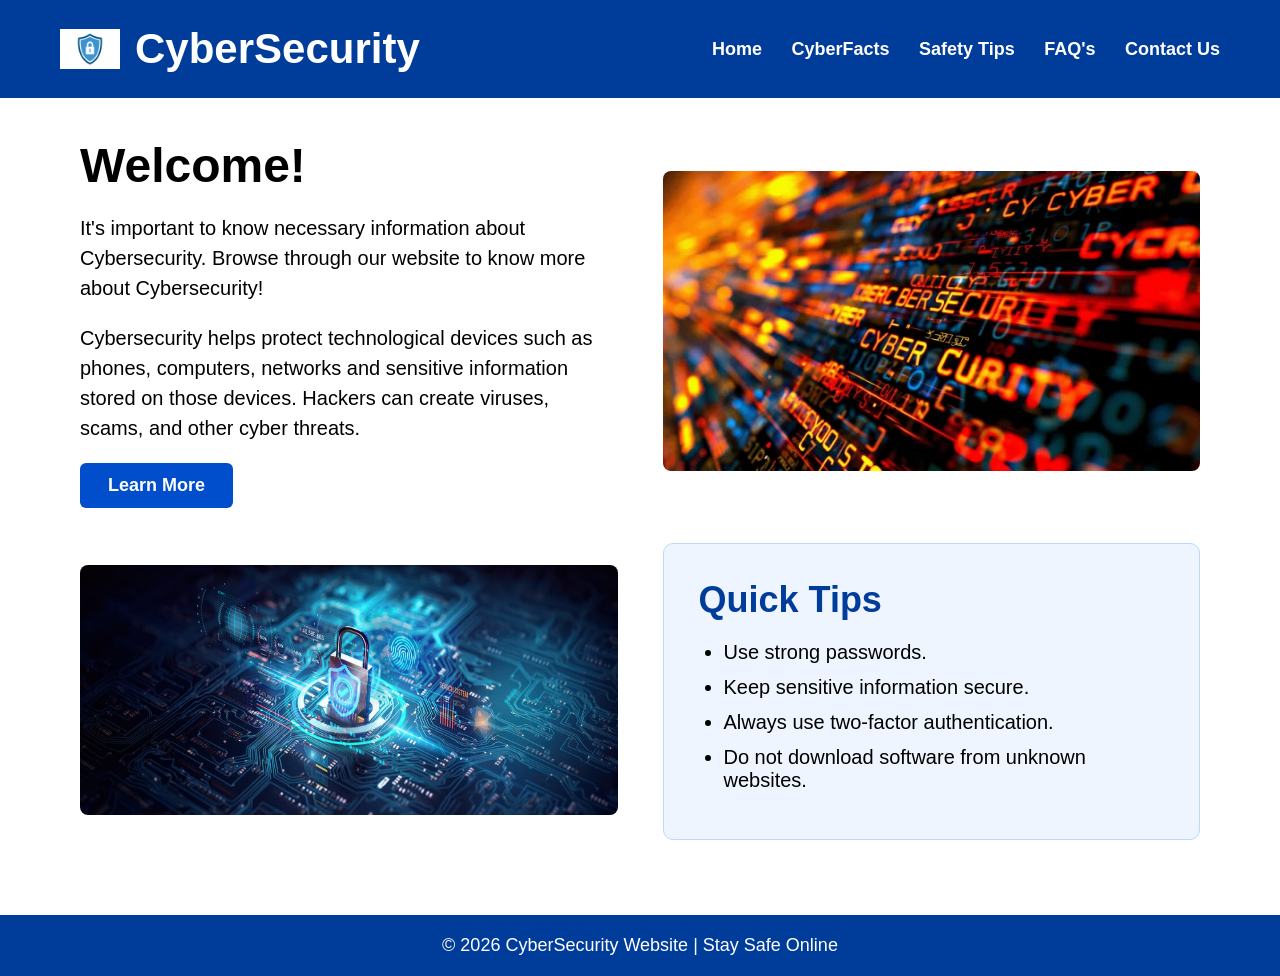
<file: index.html>
<!DOCTYPE html>
<html lang="en">

<head>
    <meta charset="UTF-8">
    <meta name="viewport" content="width=device-width, initial-scale=1.0">
    <meta name="description" content="Cybersecurity website with safety tips, cyber facts, FAQs, and online protection information.">
    <title>CyberSecurity</title>

    <link rel="stylesheet" href="css/style.css">
</head>

<body>

    <header>

        <div class="logo-section">
            <img src="images/logo.jpg" alt="CyberSecurity Logo" width="40" height="40">

            <h1>CyberSecurity</h1>
        </div>

        <nav>
            <a href="index.html">Home</a>
            <a href="cyberfacts.html">CyberFacts</a>
            <a href="safetytips.html">Safety Tips</a>
            <a href="faq.html">FAQ's</a>
            <a href="contact.html">Contact Us</a>
        </nav>

    </header>

    <main>

        <section class="top-section">

            <div class="welcome-text">

                <h2>Welcome!</h2>

                <p>
                    It's important to know necessary information about Cybersecurity.
                    Browse through our website to know more about Cybersecurity!
                </p>

                <p>
                    Cybersecurity helps protect technological devices such as phones,
                    computers, networks and sensitive information stored on those devices.
                    Hackers can create viruses, scams, and other cyber threats.
                </p>

                <a href="https://www.youtube.com/watch?v=inWWhr5tnEA"
                   target="_blank"
                   rel="noopener"
                   class="btn">
                    Learn More
                </a>

            </div>

            <div class="image-box">
                <img src="images/home-cyber-image.jpg"
                     alt="Cybersecurity protection image"
                     width="500"
                     height="300"
                     fetchpriority="high">
            </div>

        </section>

        <section class="bottom-section">

            <div class="image-box">
                <img src="images/home-cyber-image2.jpg"
                     alt="Cybersecurity tips image"
                     width="500"
                     height="250"
                     loading="lazy">
            </div>

            <div class="tips-box">

                <h2>Quick Tips</h2>

                <ul>
                    <li>Use strong passwords.</li>
                    <li>Keep sensitive information secure.</li>
                    <li>Always use two-factor authentication.</li>
                    <li>Do not download software from unknown websites.</li>
                </ul>

            </div>

        </section>

    </main>

    <footer>
        <p>&copy; 2026 CyberSecurity Website | Stay Safe Online</p>
    </footer>

</body>

</html>
</file>
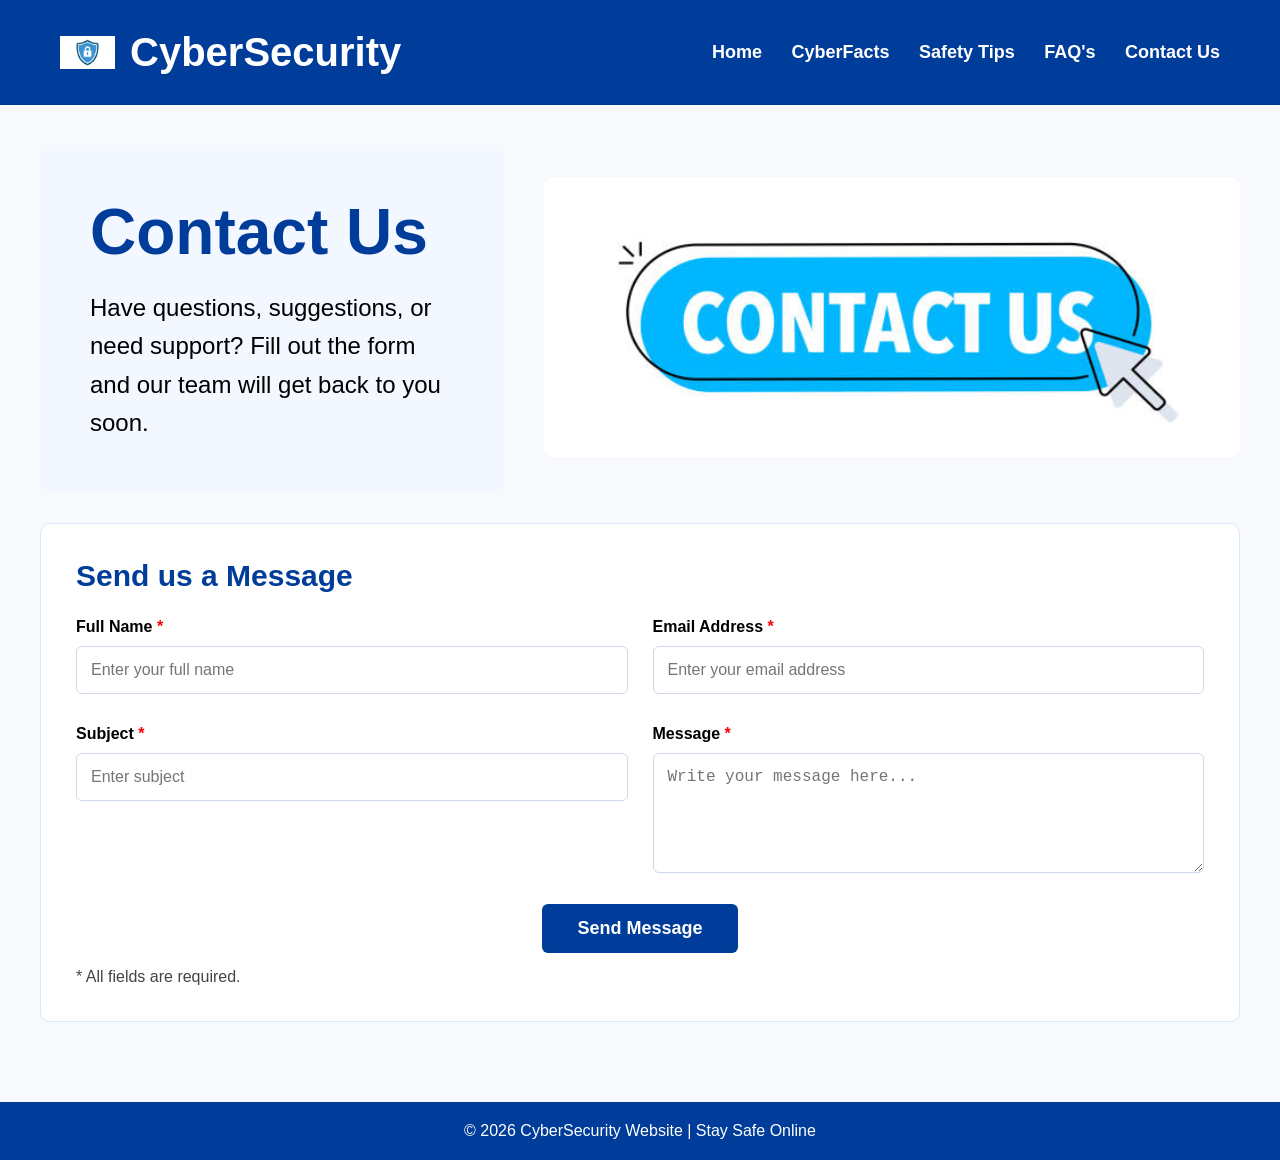
<file: contact.html>
<!DOCTYPE html>
<html lang="en">

<head>
    <meta charset="UTF-8">
    <meta name="viewport" content="width=device-width, initial-scale=1.0">
    <title>Contact Us</title>

    <link rel="stylesheet" href="css/contact.css">
</head>

<body>

<header>
    <div class="logo-section">
        <img src="images/logo.jpg" alt="CyberSecurity Logo">
        <h1>CyberSecurity</h1>
    </div>

    <nav>
        <a href="index.html">Home</a>
        <a href="CyberFacts.html">CyberFacts</a>
        <a href="safetytips.html">Safety Tips</a>
        <a href="faq.html">FAQ's</a>
        <a href="contact.html">Contact Us</a>
    </nav>
</header>

<main>

    <section class="contact-header">
        <div class="contact-text">
            <h2>Contact Us</h2>
            <p>
                Have questions, suggestions, or need support?
                Fill out the form and our team will get back to you soon.
            </p>
        </div>

        <div class="contact-image">
            <img src="images/contactus.jpg" alt="Cybersecurity contact image">
        </div>
    </section>

    <section class="form-section">
        <h2>Send us a Message</h2>

        <form id="contactForm" action="dataForm.php" method="POST">

            <div class="form-grid">

                <div class="form-group">
                    <label for="fname">Full Name <span>*</span></label>
                    <input type="text" id="fname" name="input1" placeholder="Enter your full name">
                    <small id="nameError"></small>
                </div>

                <div class="form-group">
                    <label for="email">Email Address <span>*</span></label>
                    <input type="email" id="email" name="input2" placeholder="Enter your email address">
                    <small id="emailError"></small>
                </div>

                <div class="form-group">
                    <label for="subject">Subject <span>*</span></label>
                    <input type="text" id="subject" name="input3" placeholder="Enter subject">
                    <small id="subjectError"></small>
                </div>

                <div class="form-group">
                    <label for="message">Message <span>*</span></label>
                    <textarea id="message" name="input4" placeholder="Write your message here..."></textarea>
                    <small id="messageError"></small>
                </div>

            </div>

            <button type="submit">Send Message</button>

            <p class="required-text">* All fields are required.</p>

        </form>
    </section>

</main>

<footer>
    <p>&copy; 2026 CyberSecurity Website | Stay Safe Online</p>
</footer>

<script src="js/contact.js"></script>

</body>

</html>
</file>
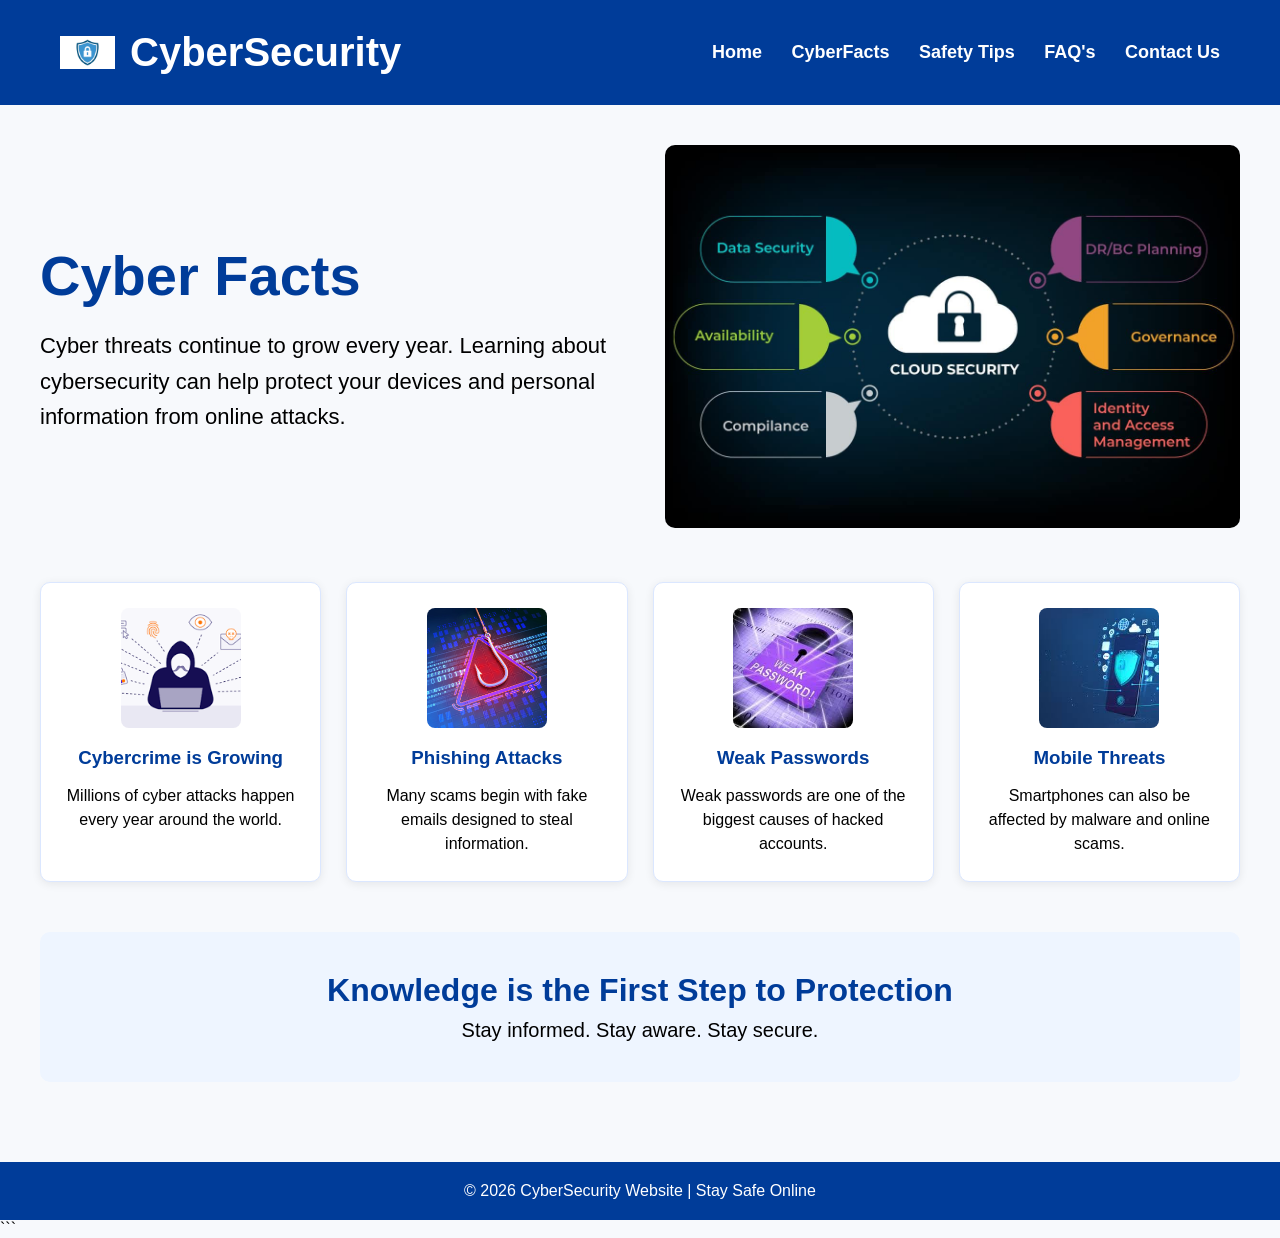
<file: cyberfacts.html>
<!DOCTYPE html>

<html lang="en">

<head>
    <meta charset="UTF-8">
    <meta name="viewport" content="width=device-width, initial-scale=1.0">
    <title>Cyber Facts</title>


<link rel="stylesheet" href="css/cyberfacts.css">


</head>

<body>


<header>

    <div class="logo-section">
        <img src="images/logo.jpg" alt="CyberSecurity Logo">
        <h1>CyberSecurity</h1>
    </div>

    <nav>
        <a href="index.html">Home</a>
        <a href="cyberfacts.html">CyberFacts</a>
        <a href="safetytips.html">Safety Tips</a>
        <a href="faq.html">FAQ's</a>
        <a href="contact.html">Contact Us</a>
    </nav>

</header>

<main>

    <section class="facts-header">

        <div class="facts-text">

            <h2>Cyber Facts</h2>

            <p>
                Cyber threats continue to grow every year. Learning about
                cybersecurity can help protect your devices and personal
                information from online attacks.
            </p>

        </div>

        <div class="facts-image">
            <img src="images/cloudsecurity.jpg" alt="Cloud Security">
        </div>

    </section>

    <section class="facts-grid">

        <div class="fact-card">
            <img src="images/cybercrime.jpg" alt="Cybercrime">
            <h3>Cybercrime is Growing</h3>
            <p>
                Millions of cyber attacks happen every year around the world.
            </p>
        </div>

        <div class="fact-card">
            <img src="images/phishing.jpg" alt="Phishing">
            <h3>Phishing Attacks</h3>
            <p>
                Many scams begin with fake emails designed to steal information.
            </p>
        </div>

        <div class="fact-card">
            <img src="images/weakpasswords.jpg" alt="Weak Passwords">
            <h3>Weak Passwords</h3>
            <p>
                Weak passwords are one of the biggest causes of hacked accounts.
            </p>
        </div>

        <div class="fact-card">
            <img src="images/mobilethreats.jpg" alt="Mobile Threats">
            <h3>Mobile Threats</h3>
            <p>
                Smartphones can also be affected by malware and online scams.
            </p>
        </div>

    </section>

    <section class="fact-banner">

        <h3>Knowledge is the First Step to Protection</h3>

        <p>
            Stay informed. Stay aware. Stay secure.
        </p>

    </section>

</main>

<footer>
    <p>&copy; 2026 CyberSecurity Website | Stay Safe Online</p>
</footer>
```

</body>

</html>
</file>
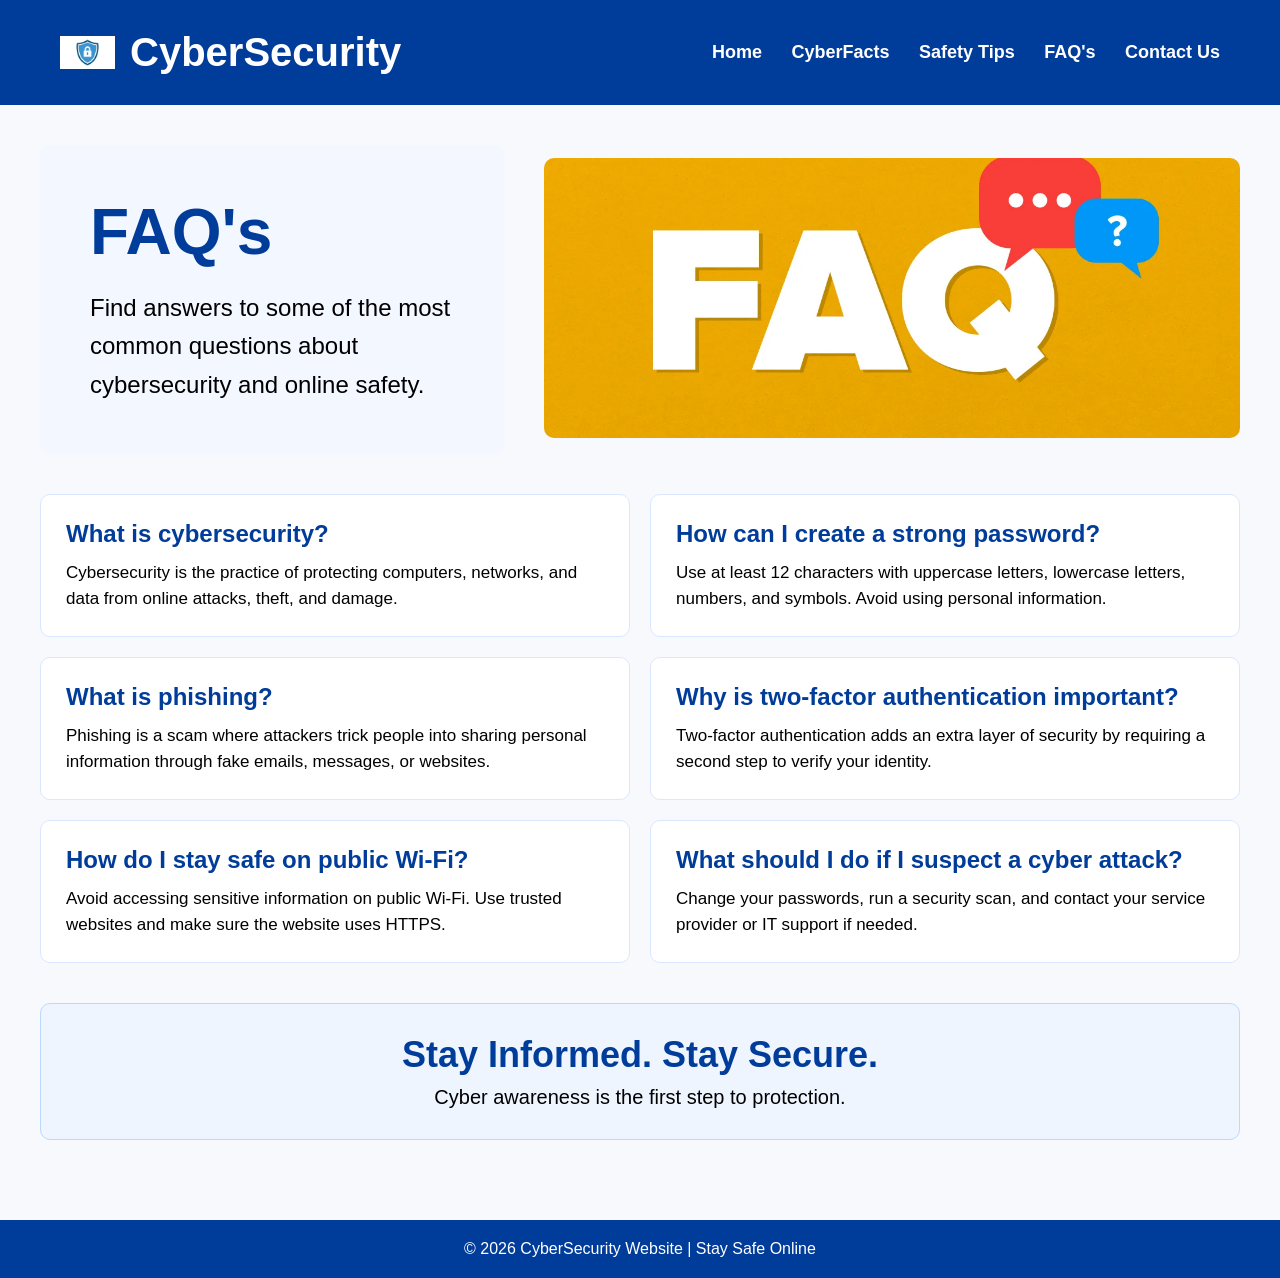
<file: faq.html>
<!DOCTYPE html>
<html lang="en">

<head>
    <meta charset="UTF-8">
    <meta name="viewport" content="width=device-width, initial-scale=1.0">
    <title>FAQ's</title>
    <link rel="stylesheet" href="css/faq.css">
</head>

<body>

<header>
    <div class="logo-section">
        <img src="images/logo.jpg" alt="CyberSecurity Logo">
        <h1>CyberSecurity</h1>
    </div>

    <nav>
        <a href="index.html">Home</a>
        <a href="CyberFacts.html">CyberFacts</a>
        <a href="safetytips.html">Safety Tips</a>
        <a href="faq.html">FAQ's</a>
        <a href="contact.html">Contact Us</a>
    </nav>
</header>

<main>

    <section class="faq-header">
        <div class="faq-text">
            <h2>FAQ's</h2>
            <p>
                Find answers to some of the most common questions about
                cybersecurity and online safety.
            </p>
        </div>

        <div class="faq-image">
            <img src="images/faq.jpg" alt="Cybersecurity FAQ">
        </div>
    </section>

    <section class="faq-grid">

        <div class="faq-card">
            <h3>What is cybersecurity?</h3>
            <p>
                Cybersecurity is the practice of protecting computers, networks,
                and data from online attacks, theft, and damage.
            </p>
        </div>

        <div class="faq-card">
            <h3>How can I create a strong password?</h3>
            <p>
                Use at least 12 characters with uppercase letters, lowercase letters,
                numbers, and symbols. Avoid using personal information.
            </p>
        </div>

        <div class="faq-card">
            <h3>What is phishing?</h3>
            <p>
                Phishing is a scam where attackers trick people into sharing personal
                information through fake emails, messages, or websites.
            </p>
        </div>

        <div class="faq-card">
            <h3>Why is two-factor authentication important?</h3>
            <p>
                Two-factor authentication adds an extra layer of security by requiring
                a second step to verify your identity.
            </p>
        </div>

        <div class="faq-card">
            <h3>How do I stay safe on public Wi-Fi?</h3>
            <p>
                Avoid accessing sensitive information on public Wi-Fi. Use trusted
                websites and make sure the website uses HTTPS.
            </p>
        </div>

        <div class="faq-card">
            <h3>What should I do if I suspect a cyber attack?</h3>
            <p>
                Change your passwords, run a security scan, and contact your service
                provider or IT support if needed.
            </p>
        </div>

    </section>

    <section class="faq-banner">
        <h3>Stay Informed. Stay Secure.</h3>
        <p>Cyber awareness is the first step to protection.</p>
    </section>

</main>

<footer>
    <p>&copy; 2026 CyberSecurity Website | Stay Safe Online</p>
</footer>

</body>

</html>
</file>
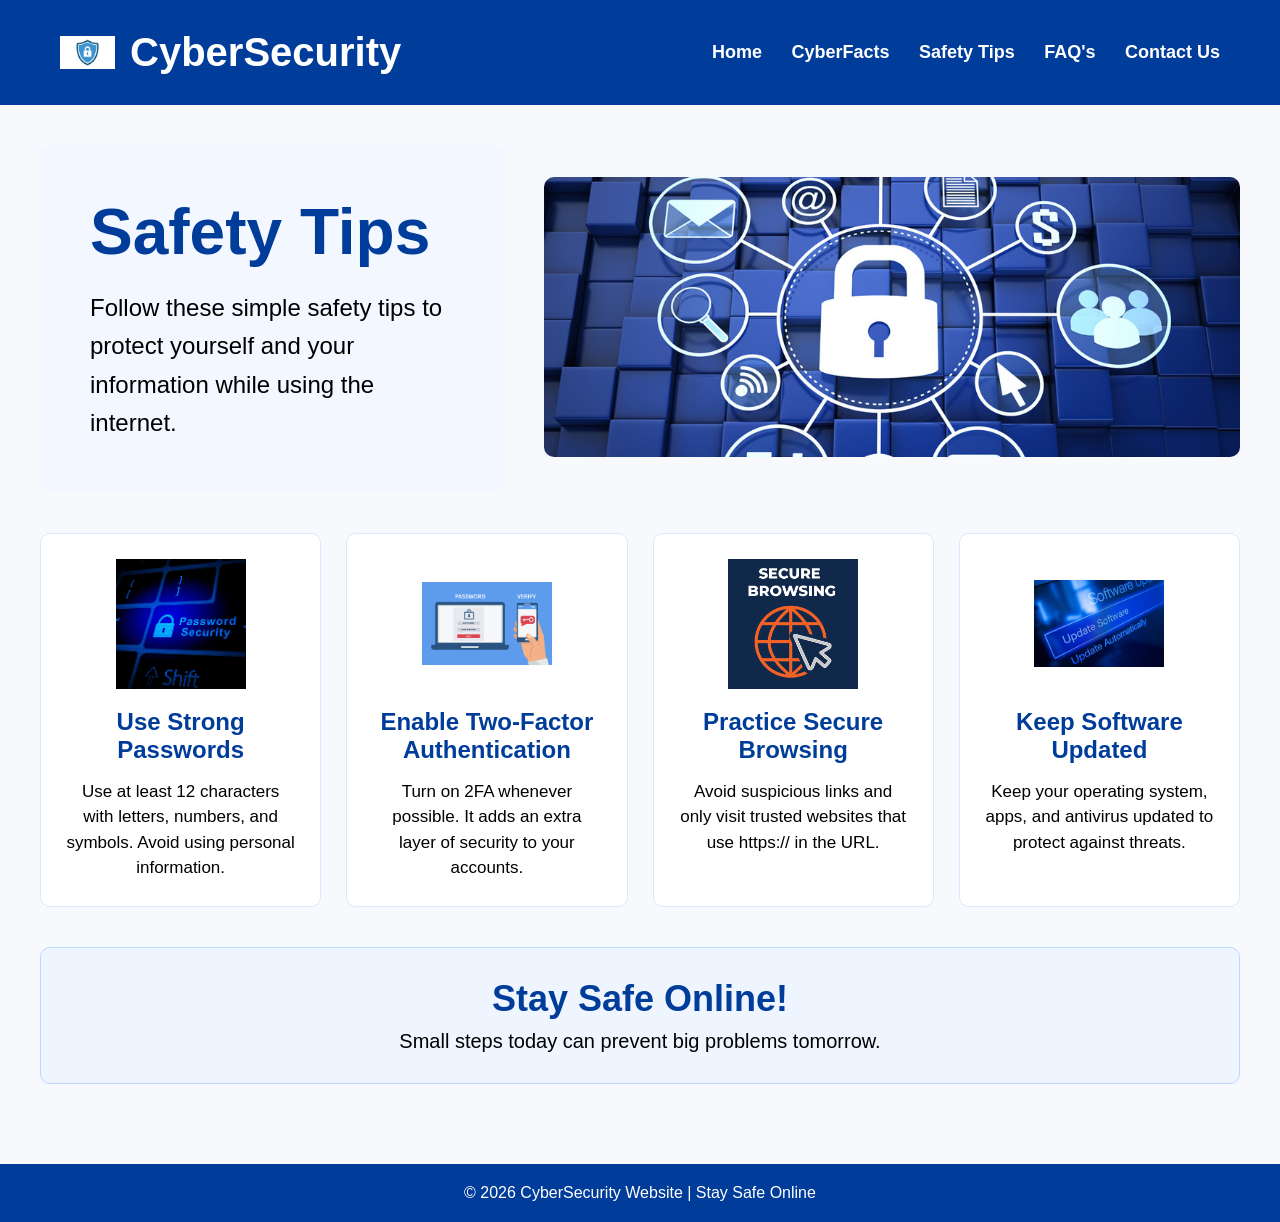
<file: safetytips.html>
<!DOCTYPE html>
<html lang="en">
<head>
    <meta charset="UTF-8">
    <meta name="viewport" content="width=device-width, initial-scale=1.0">
    <title>Safety Tips</title>
    <link rel="stylesheet" href="css/safetytips.css">
</head>

<body>

<header>
    <div class="logo-section">
        <img src="images/logo.jpg" alt="CyberSecurity Logo">
        <h1>CyberSecurity</h1>
    </div>

    <nav>
        <a href="index.html">Home</a>
        <a href="CyberFacts.html">CyberFacts</a>
        <a href="safetytips.html">Safety Tips</a>
        <a href="faq.html">FAQ's</a>
        <a href="contact.html">Contact Us</a>
    </nav>
</header>

<main>

    <section class="tips-header">
        <div class="tips-text">
            <h2>Safety Tips</h2>
            <p>
                Follow these simple safety tips to protect yourself and your
                information while using the internet.
            </p>
        </div>

        <div class="tips-main-image">
            <img src="images/safetytips.jpg" alt="Cybersecurity safety tips">
        </div>
    </section>

    <section class="tips-grid">

        <div class="tip-card">
            <img src="images/strongpassword.jpg" alt="Strong Passwords">
            <h3>Use Strong Passwords</h3>
            <p>
                Use at least 12 characters with letters, numbers, and symbols.
                Avoid using personal information.
            </p>
        </div>

        <div class="tip-card">
            <img src="images/twofactor.jpg" alt="Two Factor Authentication">
            <h3>Enable Two-Factor Authentication</h3>
            <p>
                Turn on 2FA whenever possible. It adds an extra layer of security
                to your accounts.
            </p>
        </div>

        <div class="tip-card">
            <img src="images/securebrowsing.jpg" alt="Secure Browsing">
            <h3>Practice Secure Browsing</h3>
            <p>
                Avoid suspicious links and only visit trusted websites that use
                https:// in the URL.
            </p>
        </div>

        <div class="tip-card">
            <img src="images/softwareupdate.jpg" alt="Software Updates">
            <h3>Keep Software Updated</h3>
            <p>
                Keep your operating system, apps, and antivirus updated to protect
                against threats.
            </p>
        </div>

    </section>

    <section class="safe-banner">
        <h3>Stay Safe Online!</h3>
        <p>Small steps today can prevent big problems tomorrow.</p>
    </section>

</main>

<footer>
    <p>&copy; 2026 CyberSecurity Website | Stay Safe Online</p>
</footer>

</body>
</html>
</file>
<file: css/style.css>
* {
    margin: 0;
    padding: 0;
    box-sizing: border-box;
}

body {
    font-family: Arial, sans-serif;
    background-color: white;
    color: black;
}

header {
    background-color: #003c99;
    color: white;
    display: flex;
    justify-content: space-between;
    align-items: center;
    padding: 25px 60px;
}

.logo-section {
    display: flex;
    align-items: center;
}

.logo-section img {
    width: 60px;
    margin-right: 15px;
}

.logo-section h1 {
    font-size: 42px;
}

nav a {
    color: white;
    text-decoration: none;
    margin-left: 25px;
    font-size: 18px;
    font-weight: bold;
}

nav a:hover {
    text-decoration: underline;
}

main {
    max-width: 1200px;
    margin: auto;
    padding: 40px;
}

.top-section,
.bottom-section {
    display: grid;
    grid-template-columns: 1fr 1fr;
    gap: 45px;
    align-items: center;
    margin-bottom: 35px;
}

.welcome-text h2 {
    font-size: 48px;
    margin-bottom: 20px;
}

.welcome-text p {
    font-size: 20px;
    line-height: 1.5;
    margin-bottom: 20px;
}

.btn {
    display: inline-block;
    background-color: #004ecb;
    color: white;
    text-decoration: none;
    padding: 12px 28px;
    border-radius: 6px;
    font-size: 18px;
    font-weight: bold;
}

.image-box img {
    width: 100%;
    border-radius: 8px;
}

.tips-box {
    background-color: #eef5ff;
    padding: 35px;
    border-radius: 10px;
    border: 1px solid #bcd8ff;
}

.tips-box h2 {
    color: #003c99;
    font-size: 36px;
    margin-bottom: 20px;
}

.tips-box ul {
    margin-left: 25px;
}

.tips-box li {
    font-size: 20px;
    margin-bottom: 12px;
}

footer {
    background-color: #003c99;
    color: white;
    text-align: center;
    padding: 20px;
    font-size: 18px;
}

@media screen and (max-width: 768px) {
    header {
        flex-direction: column;
        text-align: center;
    }

    nav a {
        display: block;
        margin: 10px 0;
    }

    .top-section,
    .bottom-section {
        grid-template-columns: 1fr;
    }
}
</file>
<file: css/contact.css>
* {
    margin: 0;
    padding: 0;
    box-sizing: border-box;
}

body {
    font-family: Arial, sans-serif;
    background-color: #f7f9fc;
    color: black;
}

/* Same Header/Nav Style */

header {
    background-color: #003c99;
    color: white;
    display: flex;
    justify-content: space-between;
    align-items: center;
    padding: 25px 60px;
}

.logo-section {
    display: flex;
    align-items: center;
}

.logo-section img {
    width: 55px;
    height: 55px;
    margin-right: 15px;
    object-fit: contain;
}

.logo-section h1 {
    font-size: 40px;
}

nav a {
    color: white;
    text-decoration: none;
    margin-left: 25px;
    font-size: 18px;
    font-weight: bold;
}

nav a:hover {
    text-decoration: underline;
}

/* Main */

main {
    max-width: 1300px;
    margin: auto;
    padding: 40px;
}

.contact-header {
    display: grid;
    grid-template-columns: 1fr 1.5fr;
    gap: 40px;
    align-items: center;
    margin-bottom: 30px;
}

.contact-text {
    background-color: #f3f7ff;
    padding: 50px;
    border-radius: 10px;
}

.contact-text h2 {
    font-size: 64px;
    color: #003c99;
    margin-bottom: 20px;
}

.contact-text p {
    font-size: 24px;
    line-height: 1.6;
}

.contact-image img {
    width: 100%;
    height: 280px;
    object-fit: cover;
    border-radius: 10px;
}

/* Form */

.form-section {
    background-color: white;
    border: 1px solid #dbe7ff;
    border-radius: 10px;
    padding: 35px;
}

.form-section h2 {
    color: #003c99;
    font-size: 30px;
    margin-bottom: 25px;
}

.form-grid {
    display: grid;
    grid-template-columns: 1fr 1fr;
    gap: 25px;
}

.form-group {
    display: flex;
    flex-direction: column;
}

label {
    font-weight: bold;
    margin-bottom: 10px;
}

span {
    color: red;
}

input,
textarea {
    padding: 14px;
    border: 1px solid #cdd8ea;
    border-radius: 6px;
    font-size: 16px;
}

textarea {
    height: 120px;
    resize: vertical;
}

small {
    color: red;
    margin-top: 6px;
    font-size: 14px;
}

button {
    display: block;
    margin: 25px auto 15px;
    background-color: #003c99;
    color: white;
    border: none;
    padding: 14px 35px;
    border-radius: 6px;
    font-size: 18px;
    font-weight: bold;
    cursor: pointer;
}

button:hover {
    background-color: #002f73;
}

.required-text {
    font-size: 16px;
    color: #444;
}

/* Footer */

footer {
    background-color: #003c99;
    color: white;
    text-align: center;
    padding: 20px;
    margin-top: 40px;
}

/* Mobile */

@media screen and (max-width: 768px) {
    header {
        flex-direction: column;
        text-align: center;
    }

    .logo-section {
        justify-content: center;
        margin-bottom: 15px;
    }

    nav a {
        display: block;
        margin: 10px 0;
    }

    .contact-header {
        grid-template-columns: 1fr;
    }

    .form-grid {
        grid-template-columns: 1fr;
    }

    .contact-text h2 {
        font-size: 42px;
    }

    .contact-text p {
        font-size: 18px;
    }
}
</file>
<file: css/cyberfacts.css>
* {
    margin: 0;
    padding: 0;
    box-sizing: border-box;
}

body {
    font-family: Arial, sans-serif;
    background-color: #f7f9fc;
}

/* Header */

header {
    background-color: #003c99;
    color: white;
    display: flex;
    justify-content: space-between;
    align-items: center;
    padding: 25px 60px;
}

.logo-section {
    display: flex;
    align-items: center;
}

.logo-section img {
    width: 55px;
    height: 55px;
    margin-right: 15px;
    object-fit: contain;
}

.logo-section h1 {
    font-size: 40px;
}

nav a {
    color: white;
    text-decoration: none;
    margin-left: 25px;
    font-size: 18px;
    font-weight: bold;
}

nav a:hover {
    text-decoration: underline;
}

/* Main Content */

main {
    max-width: 1300px;
    margin: auto;
    padding: 40px;
}

/* Top Cyber Facts Section */

.facts-header {
    display: grid;
    grid-template-columns: 1fr 1fr;
    gap: 50px;
    align-items: center;
    margin-bottom: 50px;
}

.facts-text h2 {
    font-size: 56px;
    color: #003c99;
    margin-bottom: 20px;
}

.facts-text p {
    font-size: 22px;
    line-height: 1.6;
}

.facts-image img {
    width: 100%;
    border-radius: 10px;
}

/* Cyber Fact Cards */

.facts-grid {
    display: grid;
    grid-template-columns: repeat(4, 1fr);
    gap: 25px;
    margin-bottom: 50px;
}

.fact-card {
    background-color: white;
    padding: 25px;
    text-align: center;
    border-radius: 10px;
    border: 1px solid #dbe7ff;
    box-shadow: 0 2px 10px rgba(0,0,0,0.08);
}

.fact-card img {
    width: 120px;
    height: 120px;
    object-fit: cover;
    border-radius: 8px;
    margin-bottom: 15px;
}

.fact-card h3 {
    color: #003c99;
    margin-bottom: 15px;
}

.fact-card p {
    line-height: 1.5;
}

/* Bottom Banner */

.fact-banner {
    background-color: #eef5ff;
    text-align: center;
    padding: 40px;
    border-radius: 10px;
}

.fact-banner h3 {
    color: #003c99;
    font-size: 32px;
    margin-bottom: 10px;
}

.fact-banner p {
    font-size: 20px;
}

/* Footer */

footer {
    background-color: #003c99;
    color: white;
    text-align: center;
    padding: 20px;
    margin-top: 40px;
}

/* Mobile Friendly */

@media screen and (max-width: 768px) {

    header {
        flex-direction: column;
        text-align: center;
    }

    .logo-section {
        justify-content: center;
        margin-bottom: 15px;
    }

    nav {
        margin-top: 10px;
    }

    nav a {
        display: block;
        margin: 10px 0;
    }

    .facts-header {
        grid-template-columns: 1fr;
    }

    .facts-grid {
        grid-template-columns: 1fr;
    }

    .facts-text h2 {
        font-size: 42px;
    }

    .facts-text p {
        font-size: 18px;
    }
}
</file>
<file: css/faq.css>
* {
    margin: 0;
    padding: 0;
    box-sizing: border-box;
}

body {
    font-family: Arial, sans-serif;
    background-color: #f7f9fc;
    color: black;
}

/* Same Header/Nav Style */

header {
    background-color: #003c99;
    color: white;
    display: flex;
    justify-content: space-between;
    align-items: center;
    padding: 25px 60px;
}

.logo-section {
    display: flex;
    align-items: center;
}

.logo-section img {
    width: 55px;
    height: 55px;
    margin-right: 15px;
    object-fit: contain;
}

.logo-section h1 {
    font-size: 40px;
}

nav a {
    color: white;
    text-decoration: none;
    margin-left: 25px;
    font-size: 18px;
    font-weight: bold;
}

nav a:hover {
    text-decoration: underline;
}

/* Main */

main {
    max-width: 1300px;
    margin: auto;
    padding: 40px;
}

.faq-header {
    display: grid;
    grid-template-columns: 1fr 1.5fr;
    gap: 40px;
    align-items: center;
    margin-bottom: 40px;
}

.faq-text {
    background-color: #f3f7ff;
    padding: 50px;
    border-radius: 10px;
}

.faq-text h2 {
    font-size: 64px;
    color: #003c99;
    margin-bottom: 20px;
}

.faq-text p {
    font-size: 24px;
    line-height: 1.6;
}

.faq-image img {
    width: 100%;
    height: 280px;
    object-fit: cover;
    border-radius: 10px;
}

/* FAQ Cards */

.faq-grid {
    display: grid;
    grid-template-columns: 1fr 1fr;
    gap: 20px;
    margin-bottom: 40px;
}

.faq-card {
    background-color: white;
    border: 1px solid #dbe7ff;
    border-radius: 10px;
    padding: 25px;
}

.faq-card h3 {
    color: #003c99;
    font-size: 24px;
    margin-bottom: 12px;
}

.faq-card p {
    font-size: 17px;
    line-height: 1.5;
}

/* Banner */

.faq-banner {
    background-color: #eef5ff;
    border: 1px solid #bcd8ff;
    border-radius: 10px;
    padding: 30px;
    text-align: center;
}

.faq-banner h3 {
    color: #003c99;
    font-size: 36px;
    margin-bottom: 10px;
}

.faq-banner p {
    font-size: 20px;
}

/* Footer */

footer {
    background-color: #003c99;
    color: white;
    text-align: center;
    padding: 20px;
    margin-top: 40px;
}

/* Mobile */

@media screen and (max-width: 768px) {
    header {
        flex-direction: column;
        text-align: center;
    }

    .logo-section {
        justify-content: center;
        margin-bottom: 15px;
    }

    nav a {
        display: block;
        margin: 10px 0;
    }

    .faq-header {
        grid-template-columns: 1fr;
    }

    .faq-grid {
        grid-template-columns: 1fr;
    }

    .faq-text h2 {
        font-size: 42px;
    }

    .faq-text p {
        font-size: 18px;
    }
}
</file>
<file: css/safetytips.css>
* {
    margin: 0;
    padding: 0;
    box-sizing: border-box;
}

body {
    font-family: Arial, sans-serif;
    background-color: #f7f9fc;
    color: black;
}

/* Same Header/Nav Style */

header {
    background-color: #003c99;
    color: white;
    display: flex;
    justify-content: space-between;
    align-items: center;
    padding: 25px 60px;
}

.logo-section {
    display: flex;
    align-items: center;
}

.logo-section img {
    width: 55px;
    height: 55px;
    margin-right: 15px;
    object-fit: contain;
}

.logo-section h1 {
    font-size: 40px;
}

nav a {
    color: white;
    text-decoration: none;
    margin-left: 25px;
    font-size: 18px;
    font-weight: bold;
}

nav a:hover {
    text-decoration: underline;
}

/* Main */

main {
    max-width: 1300px;
    margin: auto;
    padding: 40px;
}

.tips-header {
    display: grid;
    grid-template-columns: 1fr 1.5fr;
    gap: 40px;
    align-items: center;
    margin-bottom: 40px;
}

.tips-text {
    background-color: #f3f7ff;
    padding: 50px;
    border-radius: 10px;
}

.tips-text h2 {
    font-size: 64px;
    color: #003c99;
    margin-bottom: 20px;
}

.tips-text p {
    font-size: 24px;
    line-height: 1.6;
}

.tips-main-image img {
    width: 100%;
    height: 280px;
    object-fit: cover;
    border-radius: 10px;
}

/* Cards */

.tips-grid {
    display: grid;
    grid-template-columns: repeat(4, 1fr);
    gap: 25px;
    margin-bottom: 40px;
}

.tip-card {
    background-color: white;
    border: 1px solid #dbe7ff;
    border-radius: 10px;
    padding: 25px;
    text-align: center;
}

.tip-card img {
    width: 130px;
    height: 130px;
    object-fit: contain;
    margin-bottom: 15px;
}

.tip-card h3 {
    color: #003c99;
    font-size: 24px;
    margin-bottom: 15px;
}

.tip-card p {
    font-size: 17px;
    line-height: 1.5;
}

/* Banner */

.safe-banner {
    background-color: #eef5ff;
    border: 1px solid #bcd8ff;
    border-radius: 10px;
    padding: 30px;
    text-align: center;
}

.safe-banner h3 {
    color: #003c99;
    font-size: 36px;
    margin-bottom: 10px;
}

.safe-banner p {
    font-size: 20px;
}

/* Footer */

footer {
    background-color: #003c99;
    color: white;
    text-align: center;
    padding: 20px;
    margin-top: 40px;
}

/* Mobile */

@media screen and (max-width: 768px) {
    header {
        flex-direction: column;
        text-align: center;
    }

    .logo-section {
        justify-content: center;
        margin-bottom: 15px;
    }

    nav a {
        display: block;
        margin: 10px 0;
    }

    .tips-header {
        grid-template-columns: 1fr;
    }

    .tips-grid {
        grid-template-columns: 1fr;
    }

    .tips-text h2 {
        font-size: 42px;
    }

    .tips-text p {
        font-size: 18px;
    }
}
</file>
